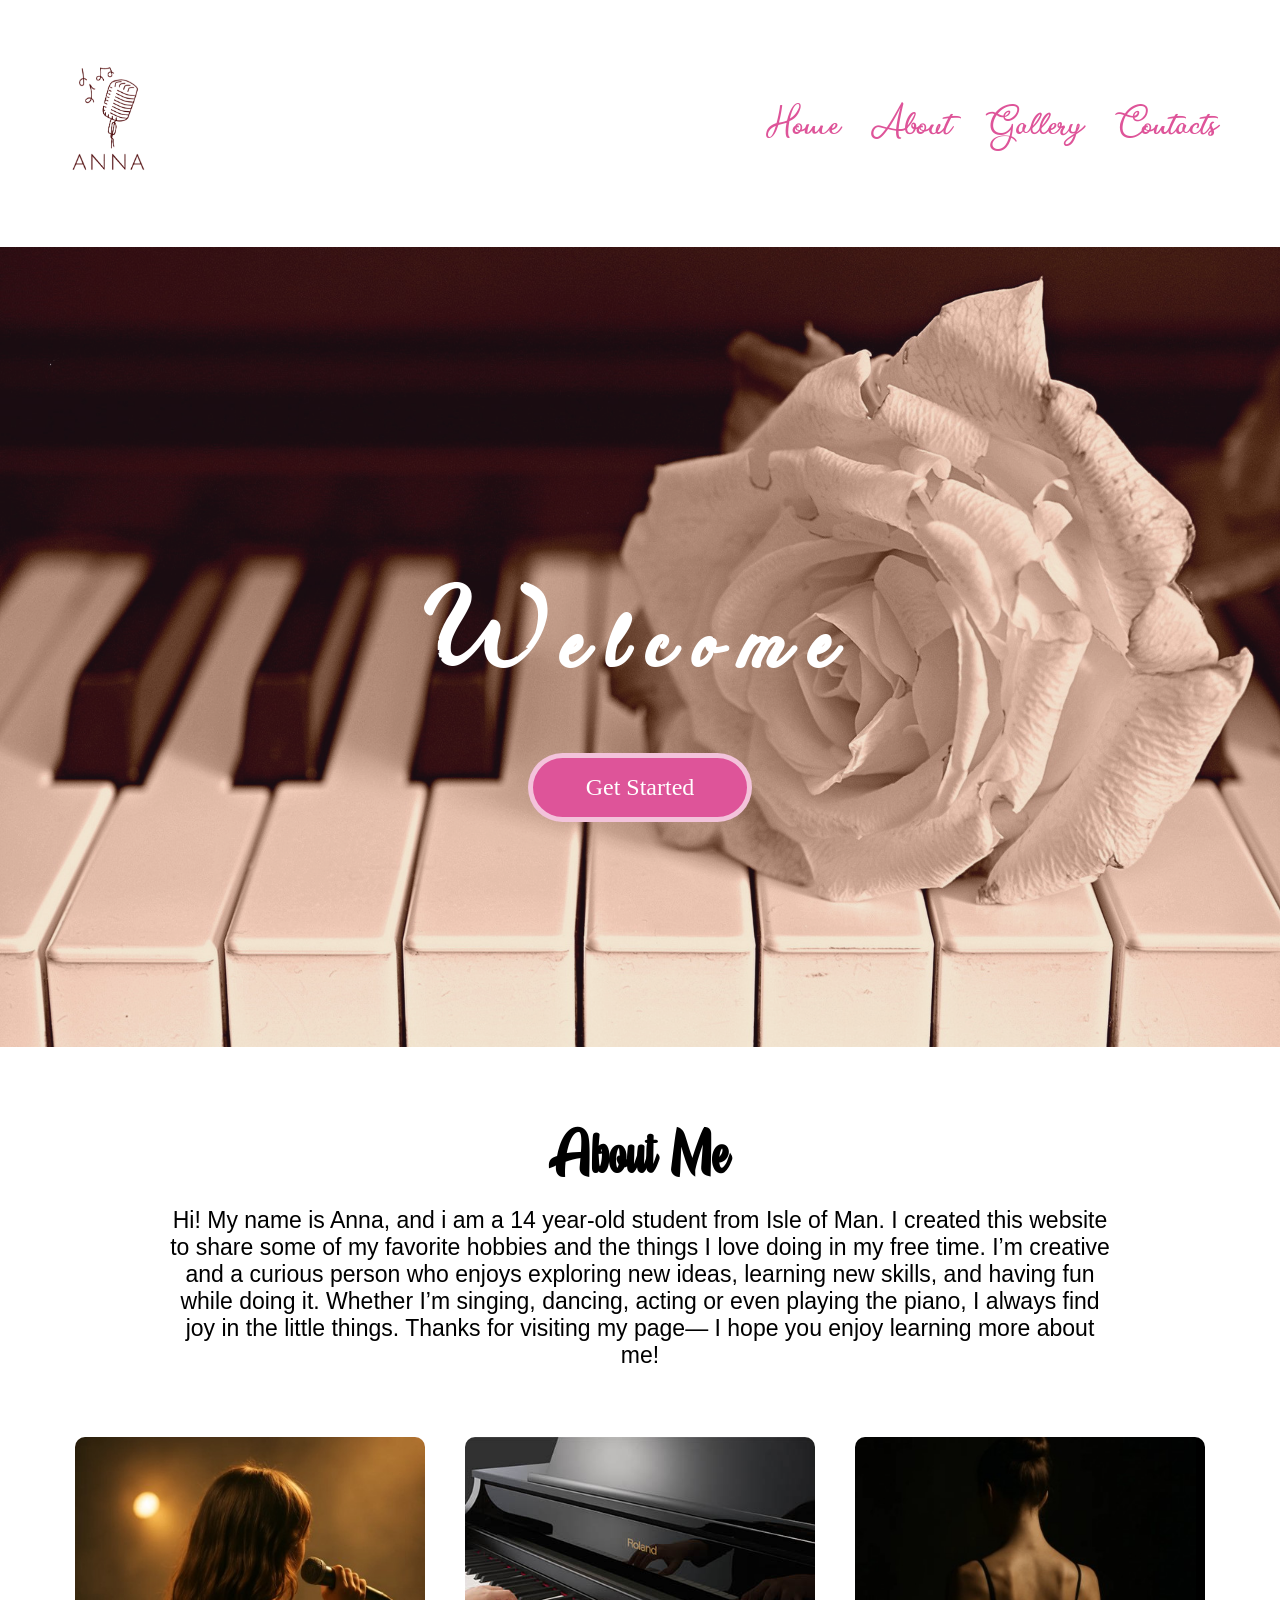
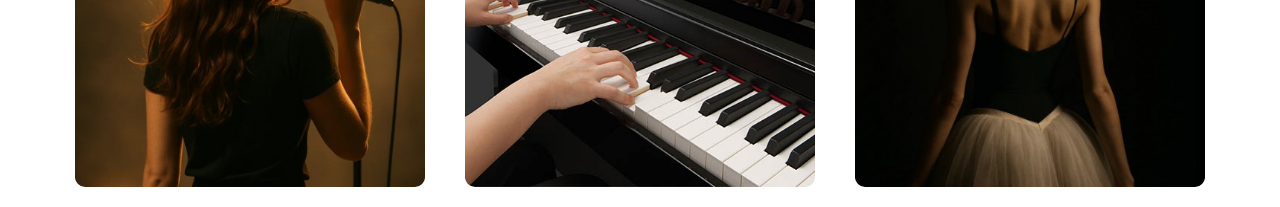
<file: index.html>
<!DOCTYPE html>
<html lang="en">
  <head>
    <meta charset="UTF-8" />
    <meta name="viewport" content="width=device-width, initial-scale=1.0" />
    <link rel="stylesheet" href="css/style.css" />
    <title>Anna's Website</title>
  </head>
  <body>
    <nav>
      <div class="nav-container">
        <a href="#" class="logo"><img src="logo.PNG" class="logo-img" /></a>
        <ul class="nav-links">
          <a href="">Home</a>
          <a href="">About</a>
          <a href="">Gallery</a>
          <a href="">Contacts</a>
        </ul>
        <button class="dropdown">☰</button>
      </div>
    </nav>
    <div class="slide">
      <div class="filter">
        <h1>Welcome</h1>
        <a class="btn" href="https://www.youtube.com/" target="_blank"
          >Get Started</a
        >
      </div>
    </div>
    <section class="container">
      <h1 class="section-title">About Me</h1>
      <p class="section-para">
        Hi! My name is Anna, and i am a 14 year-old student from Isle of Man. I created this website to share some of my favorite
        hobbies and the things I love doing in my free time. I’m creative and a
        curious person who enjoys exploring new ideas, learning new skills, and
        having fun while doing it. Whether I’m singing, dancing, acting or even playing the piano, I always find joy in the little things.
        Thanks for visiting my page— I hope you enjoy learning more about me!
      </p>
      <div class="img-list">
        <img src="images/sing.jpg" alt="">
        <img src="images/piano_6.jpg" alt="">
        <img src="images/ballet.jpg" alt="">
      </div>
    </section>
  </body>
</html>
<script>
  const dropdown = document.querySelector(".dropdown");
  const navLinks = document.querySelector(".nav-links");
  dropdown.addEventListener("click", () => {
    navLinks.classList.toggle("active");
  }); // Close menu when clicking on a link document.querySelectorAll('.nav-links a').forEach(link => { link.addEventListener('click', () => { navLinks.classList.remove('active'); }); });
</script>
</file>
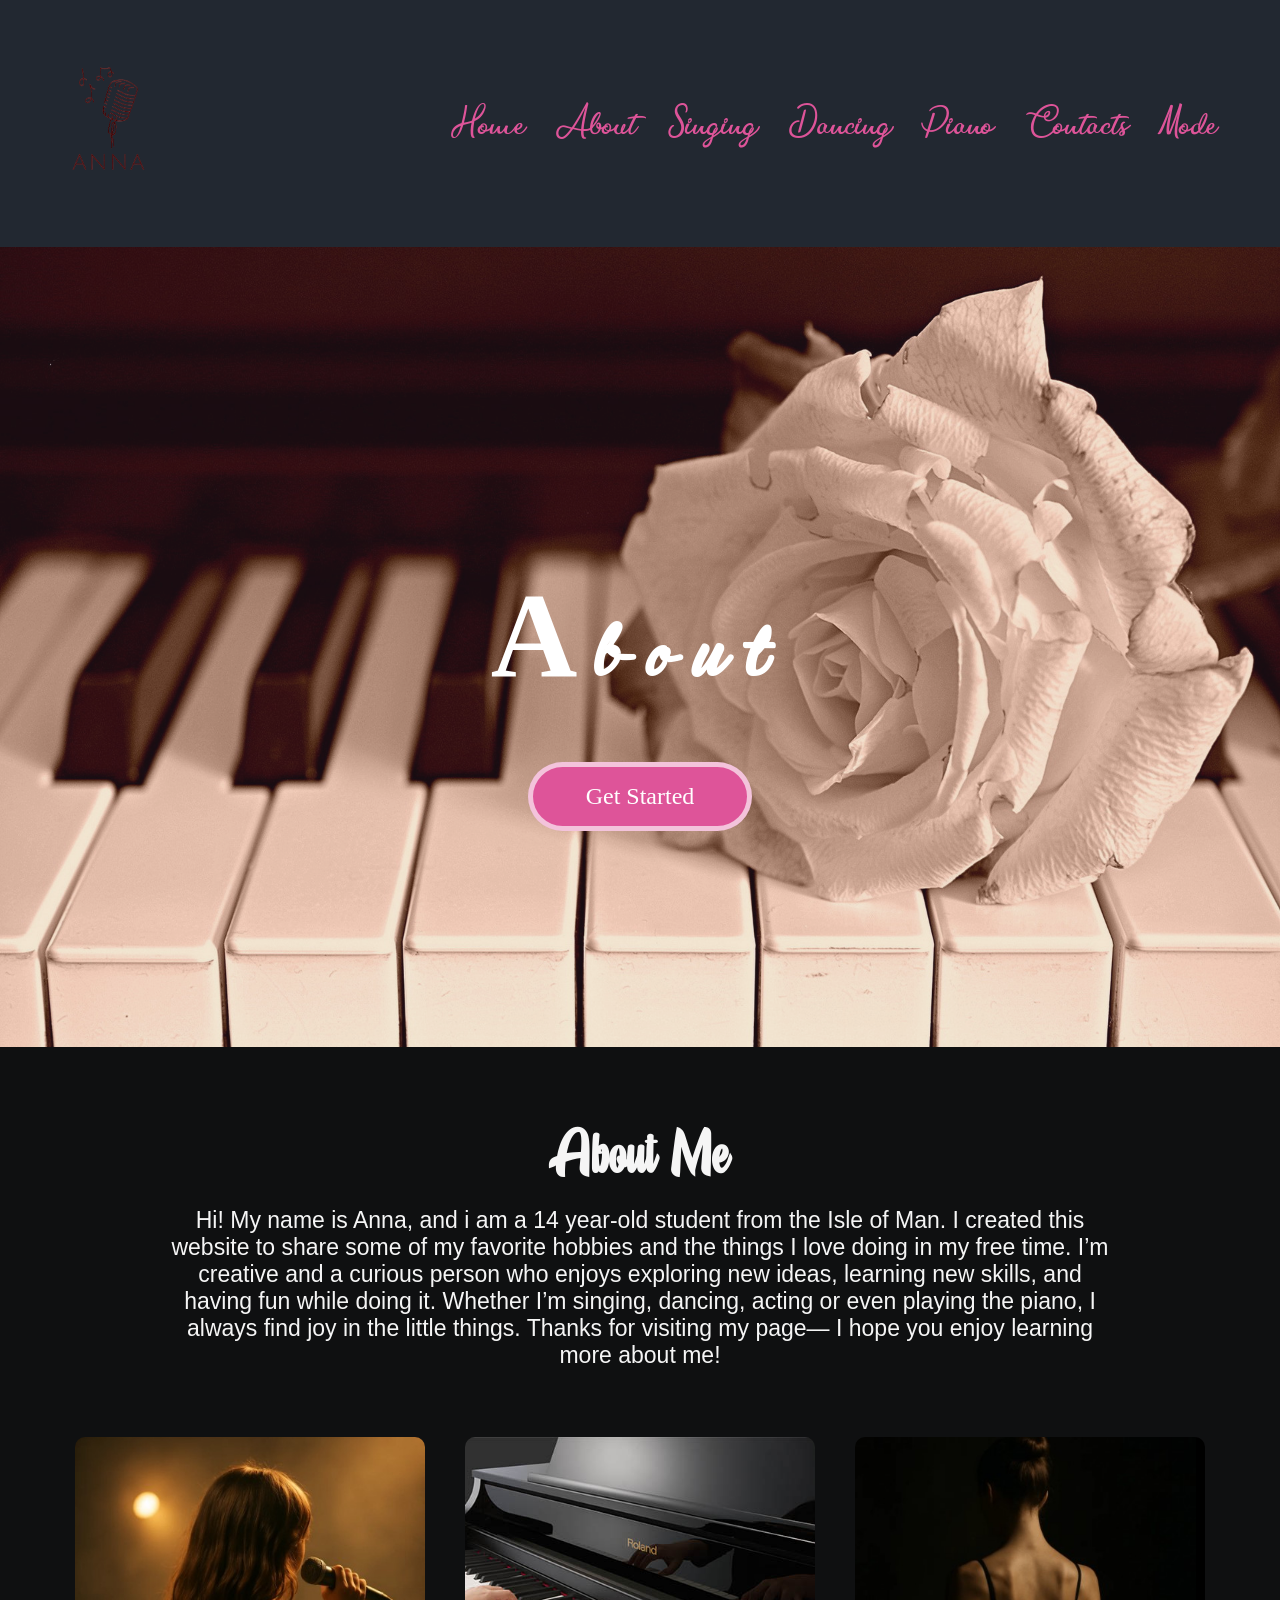
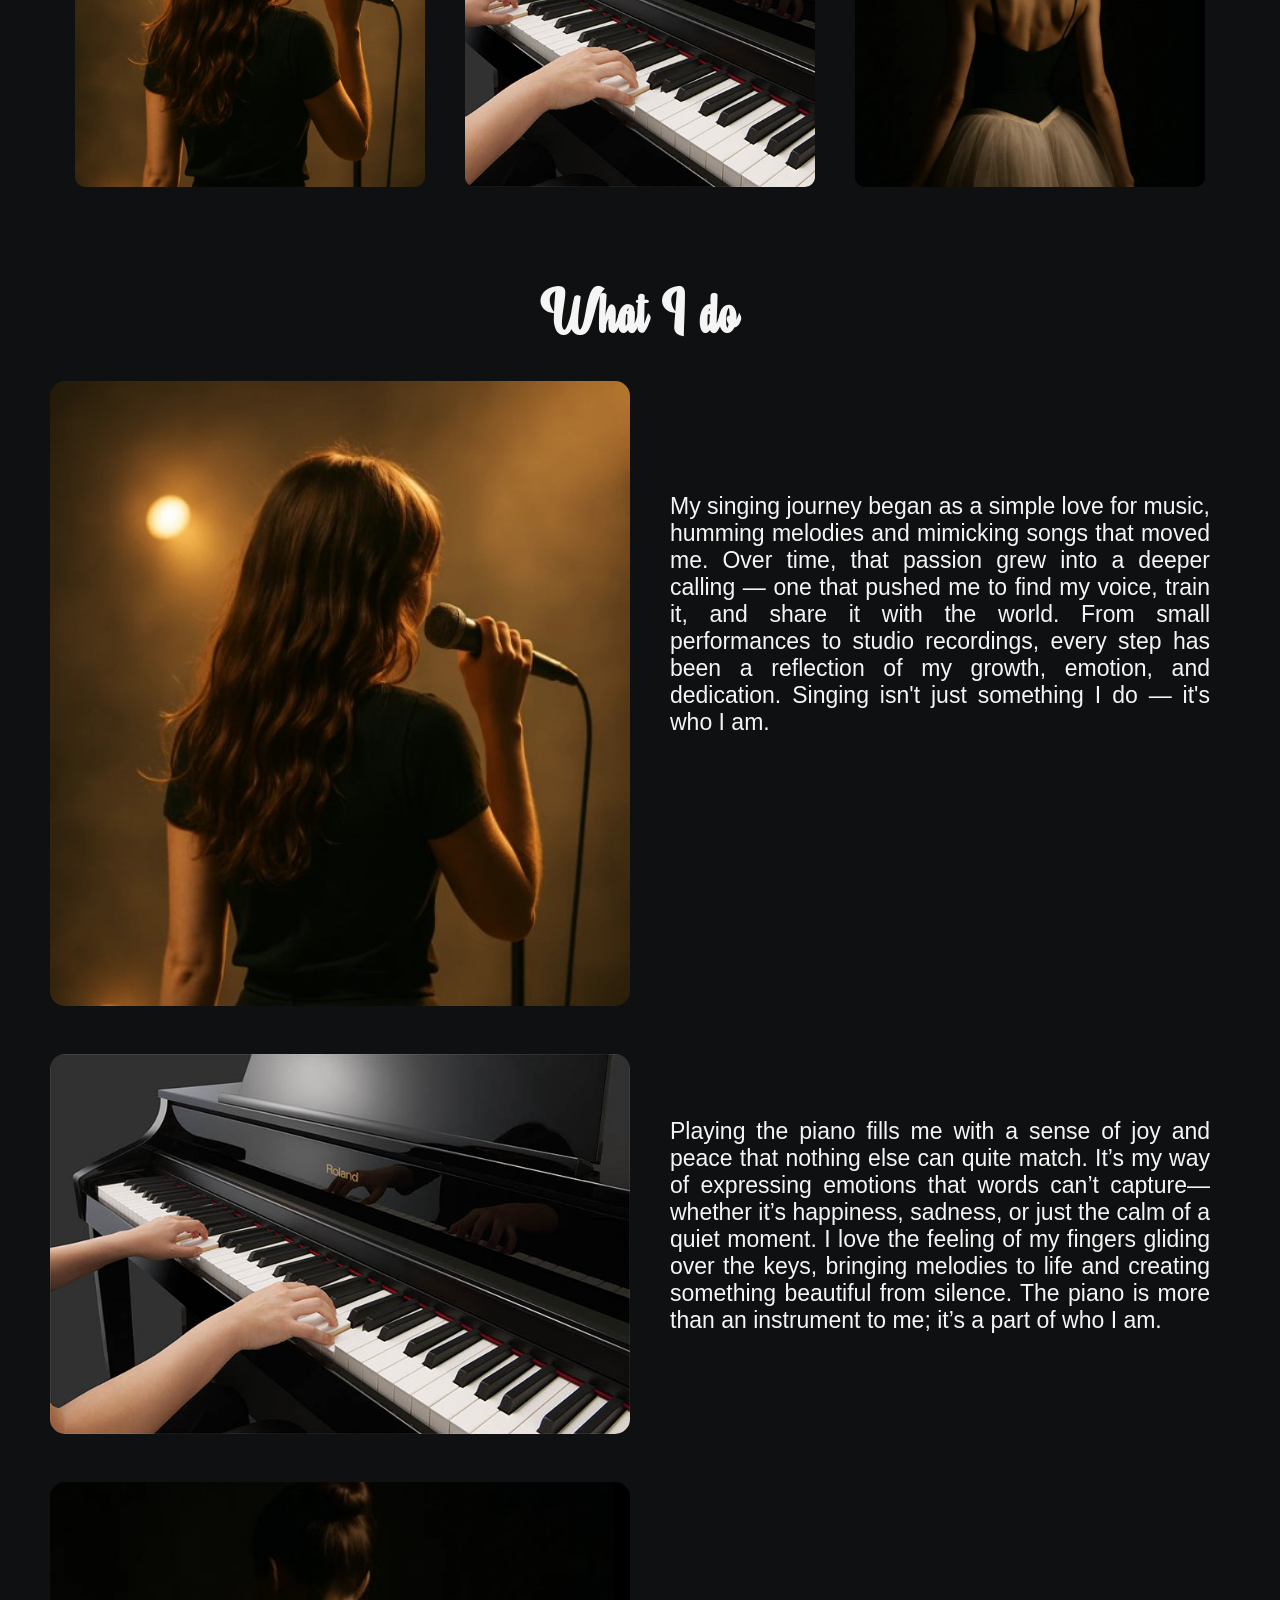
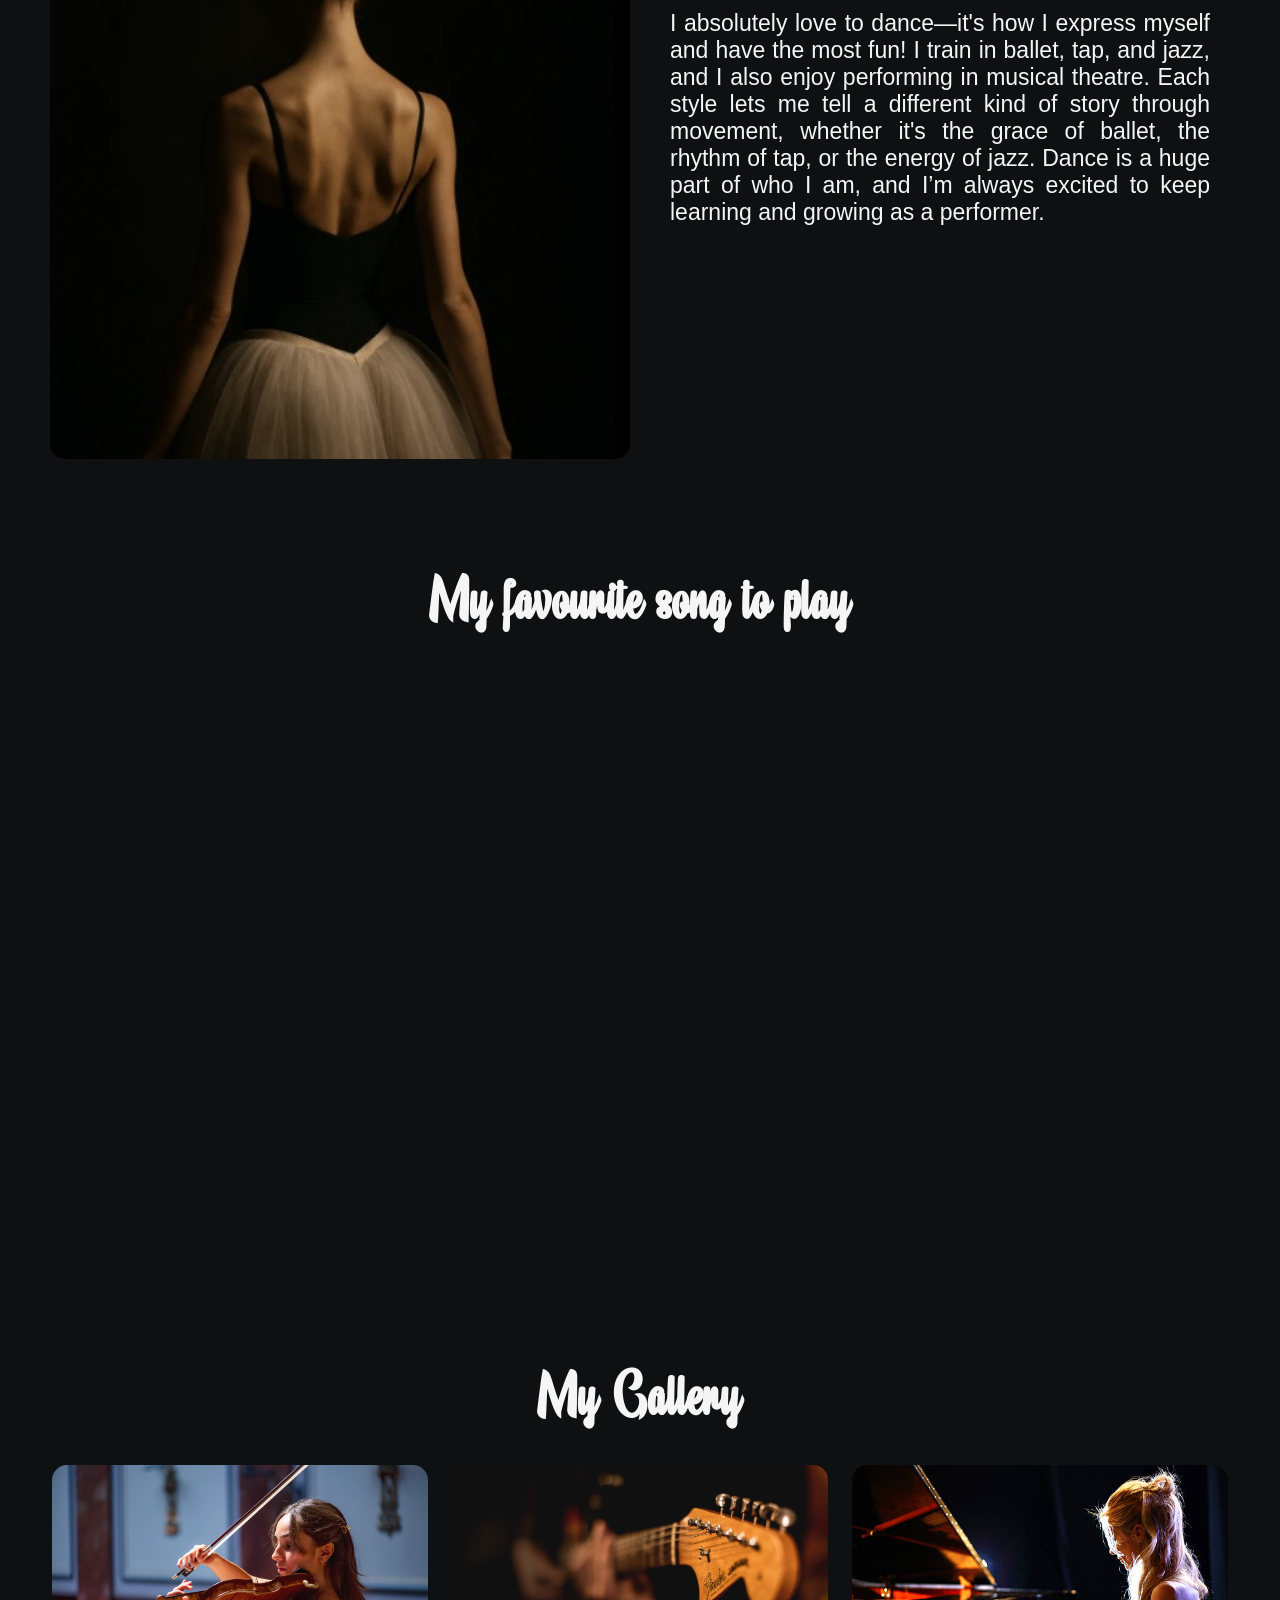
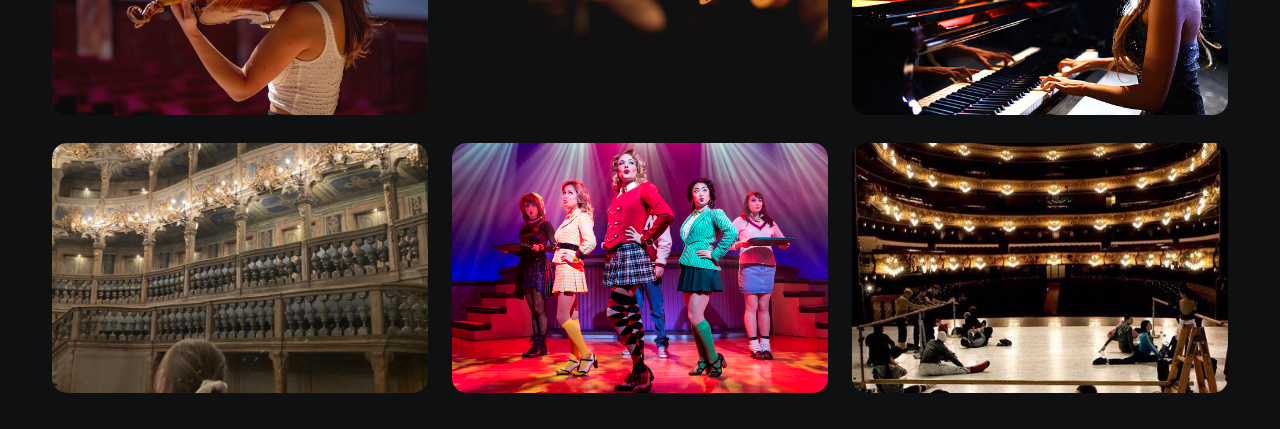
<file: about.html>
<!DOCTYPE html>
<html lang="en" data-theme="dark">
  <head>
    <meta charset="UTF-8" />
    <meta name="viewport" content="width=device-width, initial-scale=1.0" />
    <link rel="stylesheet" href="css/style.css" />
    <title>Anna's Website</title>
  </head>
  <body>
    <nav>
      <div class="nav-container">
        <a href="#" class="logo"><img src="logo.PNG" class="logo-img" /></a>
        <ul class="nav-links">
          <a href="index.html">Home</a>
          <a href="about.html">About</a>
          <a href="singing.html">Singing</a>
          <a href="dancing.html">Dancing</a>
          <a href="piano.html">Piano</a>
          <a href="contacts.html">Contacts</a>
          <a href="#"
        id="theme-toggle"><i class="fa fa-moon"></i> Mode</a>
        </ul>
        <button class="dropdown">☰</button>
      </div>
    </nav>
    <div class="slide">
      <div class="filter">
        <h1>About</h1>
        <a class="btn" href="https://www.youtube.com/" target="_blank"
          >Get Started</a
        >
      </div>
    </div> <section class="container">
   
      <h1 class="section-title">About Me</h1>
      <p class="section-para">
        Hi! My name is Anna, and i am a 14 year-old student from the Isle of
        Man. I created this website to share some of my favorite hobbies and the
        things I love doing in my free time. I’m creative and a curious person
        who enjoys exploring new ideas, learning new skills, and having fun
        while doing it. Whether I’m singing, dancing, acting or even playing the
        piano, I always find joy in the little things. Thanks for visiting my
        page— I hope you enjoy learning more about me!
      </p>
      <div class="img-list">
        <img src="images/sing.jpg" alt="" />
        <img src="images/piano_6.jpg" alt="" />
        <img src="images/ballet.jpg" alt="" />
      </div>
    </section>

    <section class="container">
      <h1 class="section-title">What I do</h1>
      <div class="row">
        <div class="left-side col-6">
          <img class="row-img" src="images/sing.jpg" width="100%" alt="" />
        </div>
        <div class="right-side col-6">
          <p class="section-para2" style="padding-top: 7rem">
            My singing journey began as a simple love for music, humming
            melodies and mimicking songs that moved me. Over time, that passion
            grew into a deeper calling — one that pushed me to find my voice,
            train it, and share it with the world. From small performances to
            studio recordings, every step has been a reflection of my growth,
            emotion, and dedication. Singing isn't just something I do — it's
            who I am.
          </p>
        </div>
      </div>

      <div class="row">
        <div class="left-side  col-6">
          <img class="row-img" src="images/piano_6.jpg" width="100%" alt="" />
        </div>
     
        <div class="right-side col-6">
          <p class="section-para2" style="padding-top: 4rem">
            Playing the piano fills me with a sense of joy and peace that
            nothing else can quite match. It’s my way of expressing emotions
            that words can’t capture—whether it’s happiness, sadness, or just
            the calm of a quiet moment. I love the feeling of my fingers gliding
            over the keys, bringing melodies to life and creating something
            beautiful from silence. The piano is more than an instrument to me;
            it’s a part of who I am.
          </p>
        </div>

        

      <div class="row">
        <div class="left-side col-6">
          <img class="row-img" src="images/ballet.jpg" width="100%" alt="" />
        </div>
        <div class="right-side col-6">
          <p class="section-para2" style="padding-top: 8rem">
            I absolutely love to dance—it's how I express myself and have the
            most fun! I train in ballet, tap, and jazz, and I also enjoy
            performing in musical theatre. Each style lets me tell a different
            kind of story through movement, whether it's the grace of ballet,
            the rhythm of tap, or the energy of jazz. Dance is a huge part of
            who I am, and I’m always excited to keep learning and growing as a
            performer.
          </p>
        </div>
      </div>
    </section>

    <section class="container">
      <h1 class="section-title">My favourite song to play</h1>
      <iframe width="100%" height="600" class="fav-video" src="https://www.youtube.com/embed/opJgjvcydTQ?si=2rkarwOMlqtdxKPA" title="YouTube video player" frameborder="0" allow="accelerometer; autoplay; clipboard-write; encrypted-media; gyroscope; picture-in-picture; web-share" referrerpolicy="strict-origin-when-cross-origin" allowfullscreen></iframe>
      </section>

      <section class="container">
      <h1 class="section-title">My Gallery</h1>
      <div class="row">
        <div class="col-4">
          <img class="row-img gly" src="images/01.jpg" width="100%" alt="" />
        </div>

         <div class="col-4">
          <img class="row-img gly" src="images/02.jpg" width="100%" alt="" />
        </div>

         <div class="col-4">
          <img class="row-img gly" src="images/03.jpg" width="100%" alt="" />
        </div>
        <div class="col-4">
          <img class="row-img gly" src="images/theatre.jpg" width="100%" alt="" />
        </div>

         <div class="col-4">
          <img class="row-img gly" src="images/mtheatre.jpg" width="100%" alt="" />
        </div>

         <div class="col-4">
          <img class="row-img gly" src="images/bar.jpg" width="100%" alt="" />
        </div>
      </div>
  </body>
</html>
<script>
  const dropdown = document.querySelector(".dropdown");
  const navLinks = document.querySelector(".nav-links");
  dropdown.addEventListener("click", () => {
    navLinks.classList.toggle("active");
  }); // Close menu when clicking on a link document.querySelectorAll('.nav-links a').forEach(link => { link.addEventListener('click', () => { navLinks.classList.remove('active'); }); });
</script>
<script src="js/theme.js"></script>
</file>
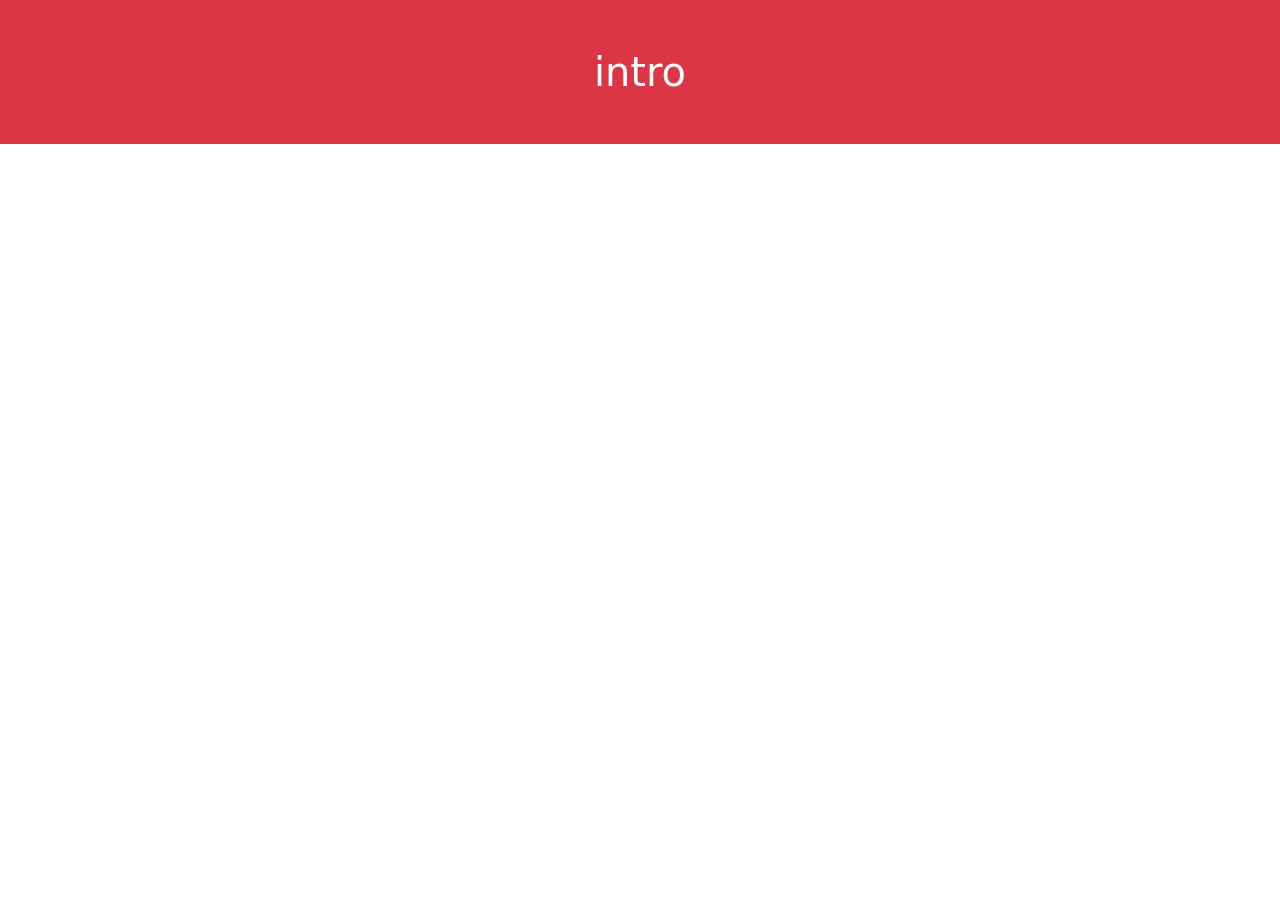
<file: bootstrap.html>
<!DOCTYPE html>
<html lang="en">
<head>
    <meta charset="UTF-8">
    <meta name="viewport" content="width=device-width, initial-scale=1.0">
    <link rel="stylesheet" href="bootstrap.css" >
    <title>Document</title>
</head>
<body>
    <h1 class="text-center text-white pt-5 bg-danger pb-5">intro</h1>
    
</body>
</html>
</file>
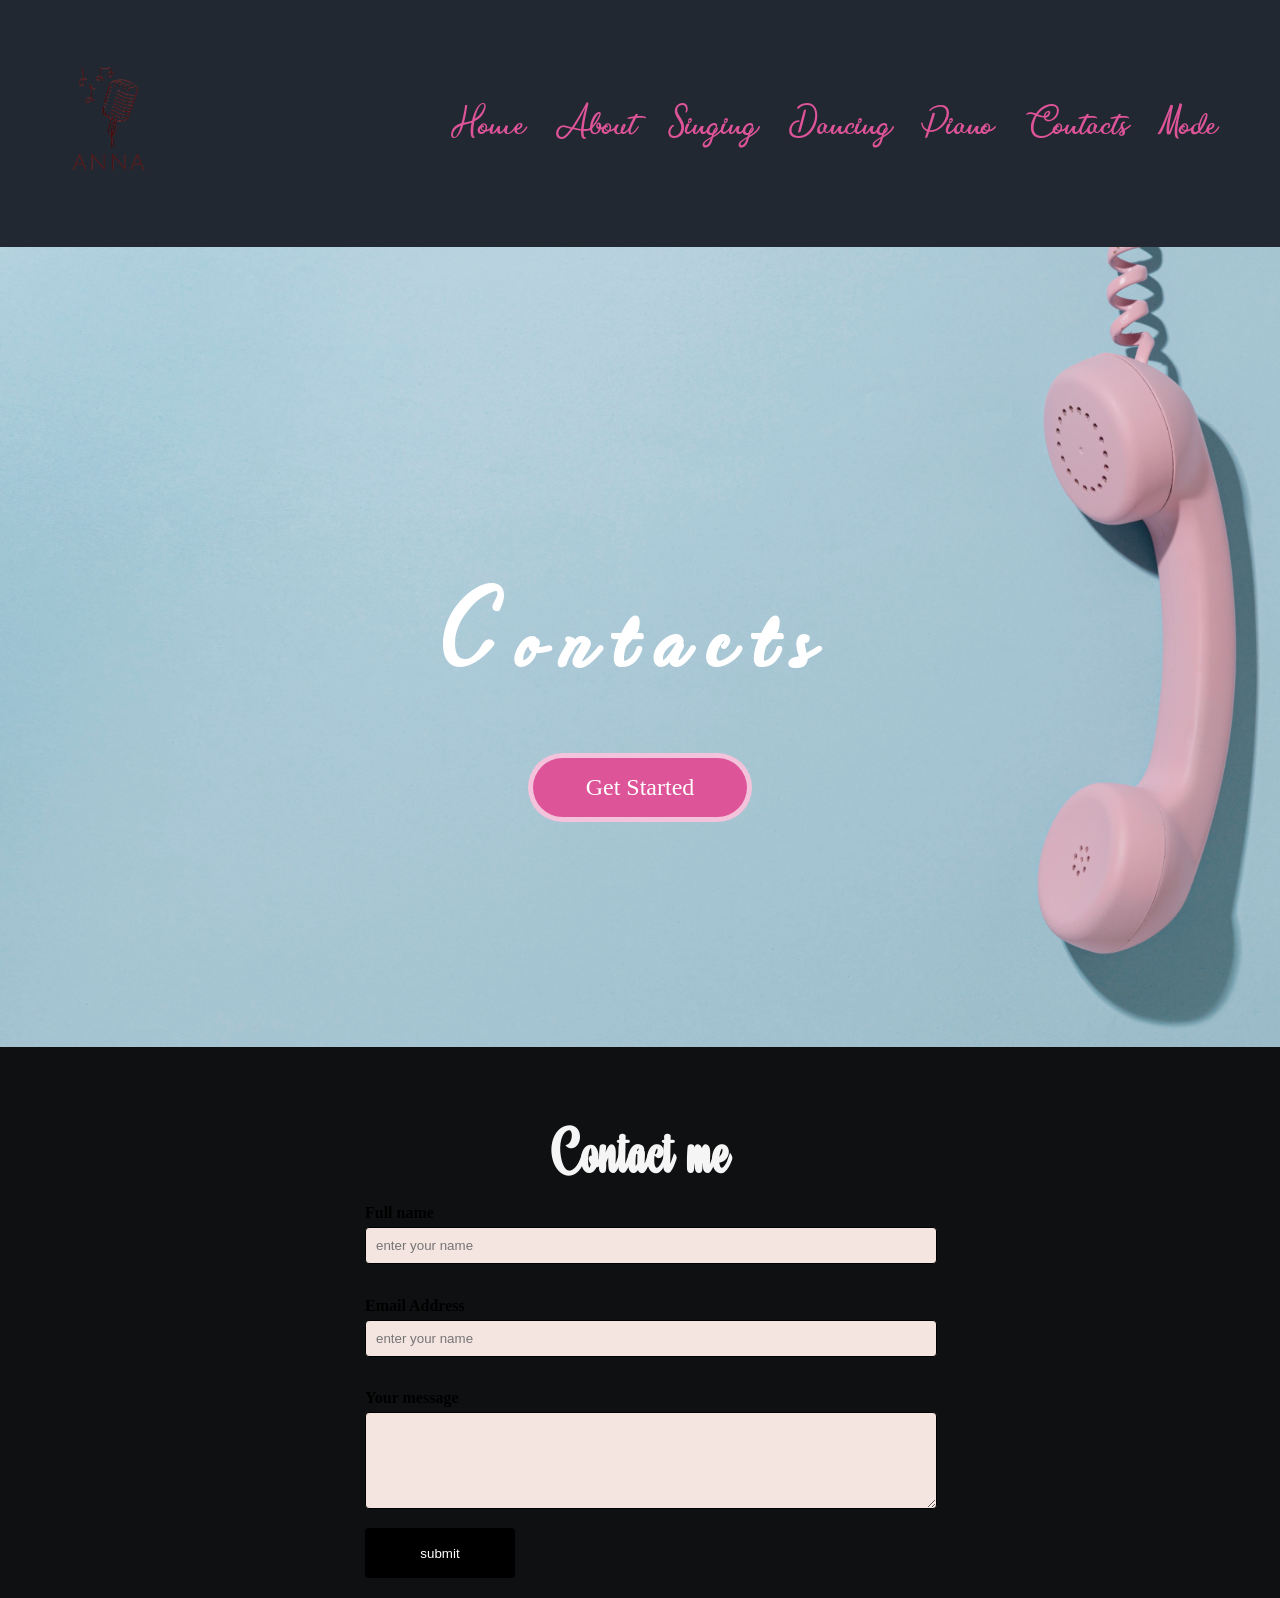
<file: contacts.html>
<!DOCTYPE html>
<html lang="en" data-theme="dark">
  <head>
    <meta charset="UTF-8" />
    <meta name="viewport" content="width=device-width, initial-scale=1.0" />
    <link rel="stylesheet" href="css/style.css" />
    <title>Anna's Website</title>
  </head>
  <body>
    <nav>
      <div class="nav-container">
        <a href="#" class="logo"><img src="logo.PNG" class="logo-img" /></a>
        <ul class="nav-links">
          <a href="index.html">Home</a>
          <a href="about.html">About</a>
          <a href="singing.html">Singing</a>
          <a href="dancing.html">Dancing</a>
          <a href="piano.html">Piano</a>
          <a href="contacts.html">Contacts</a>
          <a href="#"
        id="theme-toggle"><i class="fa fa-moon"></i> Mode</a>
        </ul>
        <button class="dropdown">☰</button>
      </div>
    </nav>
    <div class="slide contact-bg" >
      <div class="filter">
        <h1>Contacts</h1>
        <a class="btn" href="https://www.youtube.com/" target="_blank"
          >Get Started</a
        >
      </div>
    </div>
  
    <div class="container fc">
      <h2 class="section-title">Contact me</h2>
      <form>
        <label for="name" class="pt">Full name</label>
        <input type="text" id="name" placeholder="enter your name">
         <label for="email" class="pt">Email Address</label>
        <input type="text" id="email" placeholder="enter your name">
         <label for="message" class="pt">Your message</label>
        <textarea name="message" rows="5"></textarea>
        <button class="submit-btn">submit</button>
      </form>
    </div>
  </body>
</html>
<script>
  const dropdown = document.querySelector(".dropdown");
  const navLinks = document.querySelector(".nav-links");
  dropdown.addEventListener("click", () => {
    navLinks.classList.toggle("active");
  }); // Close menu when clicking on a link document.querySelectorAll('.nav-links a').forEach(link => { link.addEventListener('click', () => { navLinks.classList.remove('active'); }); });
</script>
<script src="js/theme.js"></script>
</file>
<file: css/style.css>
[data-theme="dark"] {
  --nav-bg:#222831;
  --body-bg:#0f1011;
  --font-color:whitesmoke;
}
[data-theme="light"] {
--nav-bg: #f2ebe9;
--body-bg:#eee4e2;
--font-color:black;
}
@font-face {
  font-family: "Navfont";
  src: url("../fonts/navfont.ttf");
}
@font-face {
  font-family: "welcome";
  src: url("../fonts/welcome.ttf");
}
@font-face {
  font-family: "title";
  src: url("../fonts/about\ me.ttf");
}
nav {
  background-color: var(--nav-bg);
  padding: 4rem;
}
body {
  background-color:var(--body-bg);
}
* {
  margin: 0;
}
.nav-links {
  display: flex;
  list-style: none;
  gap: 2rem;
}
.nav-links a {
  color: #de5499;
  text-decoration: none;
  font-size: 20px;
  font-family: "Navfont";
  transition: 0.3s
}
.nav-links :hover {
  color: var(--font-color);
  transition: 0.3s;
  font-size: 22px;
}
.nav-container {
  display: flex;
  justify-content: space-between;
  align-items: center;
  max-width: 100%;
  margin: 0 auto; }

  .gly{
    height: 250px;
    object-fit: cover;
  }
.logo {
  color: var(--font-color);
  font-size: 30px;
  text-decoration: none;
}
.dropdown {
  display: none;
  cursor: pointer;
  background: none;
  border: none;
  color: var(--font-color);
  font-size: 30px;
  
}
.row {
  display: flex;
  flex-wrap: wrap;
  margin-top: 1.5rem;
}
.col-6{
  flex: 0 0 50%;
  box-sizing: border-box;
  padding: 10px;
}
.col-4{
  flex: 0 0 33.333%;
  box-sizing: border-box;
  padding: 12px;
}
@media screen and (max-width: 768px) {
  .dropdown {
    display: block;
  }
  .filter {
    height: 400px !important;
  }
  .section-para {
    font-size: 18px !important;
  }
  .section-title {
    font-size: 35px !important;
  }
  .img-list {
    max-width: 100% !important;
    margin-top: 1rem !important;
  }
  .img-list img {
    width: 32% !important;
    height: 150px !important;
    margin: 0 5px !important;

  }
  .nav-links {
    position: fixed;
    right: -100%;
    top: 140px;
    gap: 0;
    flex-direction: column;
    background:#f5e5e0;
    box-shadow: rgba(0, 0, 0, 0.4) 0px 2px 4px, rgba(0, 0, 0, 0.3) 0px 7px 13px -3px, rgba(0, 0, 0, 0.2) 0px -3px 0px inset;
    width: 100%;
    text-align: center;
    transition: 0.3s;
    padding: 1rem 0;
  }
  .slide{
    height: 400px !important; 
    background-size: 100% 400px !important;
    h1{
      padding-top: 10rem !important;
      font-size: 55px !important; 
    }
   
  }
  .btn{
    padding: 10px 20px !important;
    font-size: 18px !important;
  }
  .nav-links a{
    font-size: 15px !important;
  }
  .nav-links.active {
    right: 0;
  }
  .nav-links li {
    margin: 1rem 0;
  }
  .logo-img {
    width: 65px !important;
    margin-top: 20px;
  }
  nav{
    padding: 1rem 3rem !important;
  }
  .col-6 {
  flex: 0 0 100% !important; 
}
.section-para2 {
  font-size: 21px !important;
  padding-top: -6rem !important;
}
}
.logo-img {
  width: 90px;
}
.slide {
  background-image: url("../images/bg.jpg");
  width: 100%;
  height: 800px;
  background-size: 100% 800px ;
h1{
  padding-top: 20rem;
  padding-bottom: 3rem;
  text-align: center;
  color: white;
  font-size: 120px;
  font-family: "welcome";
  letter-spacing: 20px;
}
}
.singing-bg{
  background-image: url("../images/wallpaper.jpg");
  background-size: cover;
}
.dancing-bg{
  background-image: url("../images/dance.jpg");
  background-size: cover;
}
.piano-bg{
  background-image: url("../images/piano_6.jpg");
  background-size: cover;
}
.contact-bg{
  background-image: url("../images/call.jpg");
  background-size: cover;
}
.filter {
  width: 100%;
  height: 800px;
  background-color: rgba(167, 91, 126, 0.137);
}
.btn {
  background-color: #de5499;
  padding: 1rem 2rem;
  color: white;
  border-radius: 50px;
  font-size: 24px;
  border: 5px solid rgba(255, 255, 255, 0.651);
  display: block;
  margin: 0 auto;
  width: 150px;
  text-align: center;
  transition: 1s;
  text-decoration: none;
}
.btn:hover {
  background-color: black;
  transition: 1s;
}
.container {
  max-width: 1200px;
  margin: 0 auto;
  padding: 20px;
}
.section-title {
  text-align: center;
  color: var(--font-color);
  padding-top: 3rem;
  font-size: 54px;
  font-family: "title";
}
.section-para {
  text-align: center;
  color:  var(--font-color);
  padding-top: 2rem;
  font-size: 23px;
  max-width: 950px;
  margin: 0 auto;
  font-family: 'Segoe UI', Tahoma, Geneva, Verdana, sans-serif;
  padding: 20px;
}
.img-list {
  max-width: 1200px;
  display: flex;
  align-items: center;
  justify-content: center;
  margin-top: 3rem;
}
.img-list img {
width: 350px;
height: 350px;
border-radius: 10px;
margin: 0 20px;
object-fit: cover;
}
form label {
  display: block;
  margin-bottom: 5px;
  font-weight: bold;
}
.fc{
  max-width: 550px !important;
}
form input,form textarea {
  width: 100%;
  padding: 10px;
  margin-bottom: 15px;
  border-radius: 4px;
  border:1px solid black;
  background-color: #f5e5e0;
}
.section-para2 {
  text-align: justify;
  color:  var(--font-color);
  padding-top: 2rem;
  font-size: 23px;
  max-width: 950px;
  margin: 0 auto;
  font-family: 'Segoe UI', Tahoma, Geneva, Verdana, sans-serif;
  padding: 20px;
}
.row-img {
  border-radius: 15px;
}
.submit-btn{
  width: 150px;
  height: 50px;
  background-color: black;
  color: white;
  border-radius: 4px;
  cursor: pointer;
  border: none;
}
.submit-btn:hover {
  background-color: #de5499;
}
.pt{
  padding-top: 1.1rem !important;
}
.fav-video{
  margin-top: 2em;
  border-radius: 20px;
}
</file>
